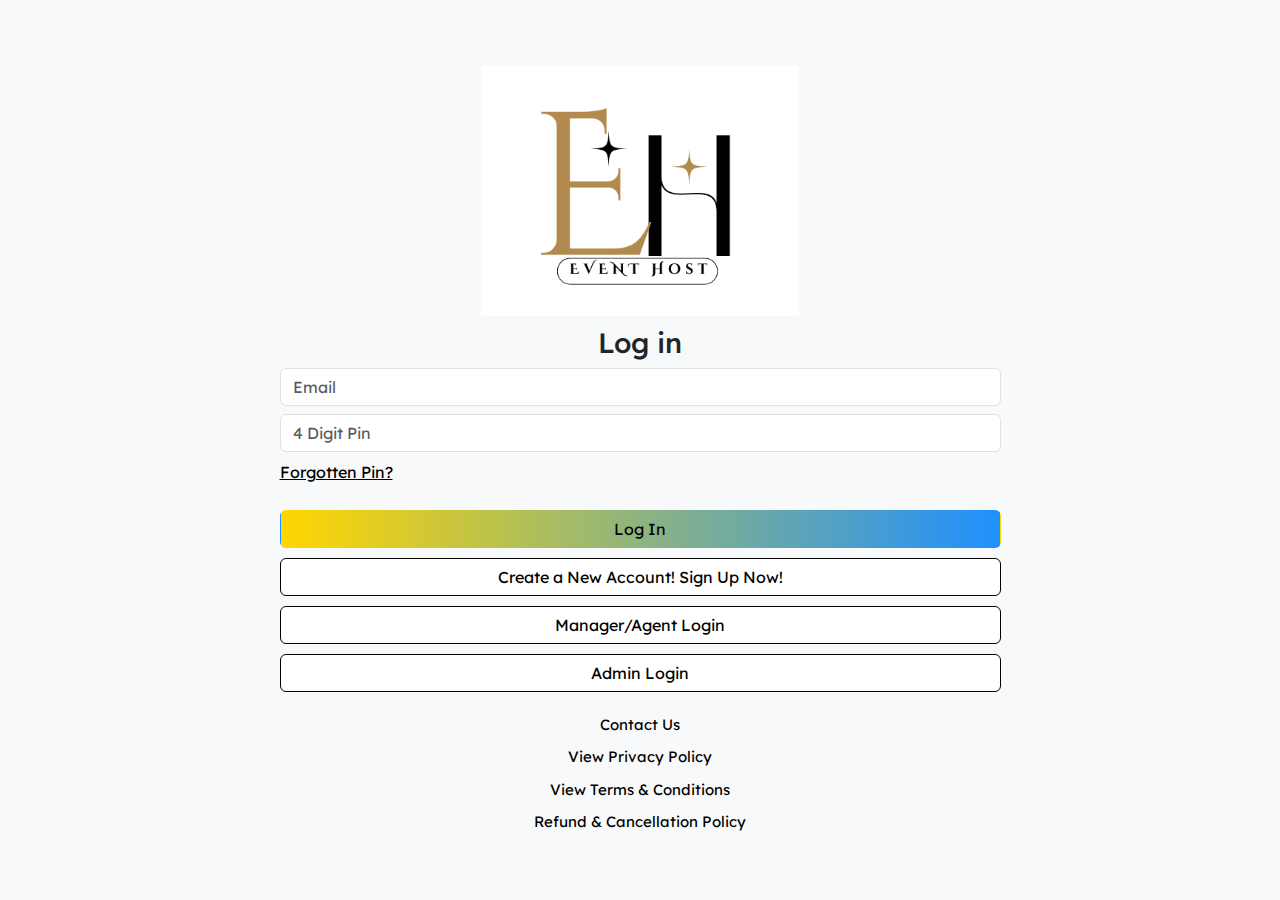
<file: index.html>
<!DOCTYPE html>
<html lang="en">
<head>
    <meta charset="UTF-8">
    <meta name="viewport" content="width=device-width, initial-scale=1.0">
    <title> Login</title>
    <!-- Bootstrap CSS -->
    <link href="https://cdn.jsdelivr.net/npm/bootstrap@5.3.0/dist/css/bootstrap.min.css" rel="stylesheet">
    <a href="index.html">
        
    </a>
    
</head>
<body>

<div class="login-container">
    <img src="eventlogo2.png" alt="Company Logo" class="logo" height="180" breadth="40">
    
    <h3>Log in</h3>

    <input type="email" class="form-control my-2" placeholder="Email">
    <input type="password" class="form-control my-2" placeholder="4 Digit Pin">

    <p class="text-start"><a href="#" style="color: rgb(0, 0, 0);">Forgotten Pin?</a></p>

    <button class="btn btn-gradient">Log In</button>

    

   <a href=signup.html> <button class="btn btn-outline">Create a New Account! Sign Up Now!</button></a>
   <a href=testing1.html> <button class="btn btn-outline">Manager/Agent Login</button></a>
    <a href=ad.html> <button class="btn btn-outline">Admin Login</button></a>
    <footer class="footer">
        <div class="footer-container">
            <div class="footer-links">
                <div class="footer-item">
                    <a href="https://wa.me/9557875692" target="_blank">Contact Us</a>

                </div>
                <div class="footer-item">
                    <a href="terms.condition.html">View Privacy Policy</a>
                </div>
                <div class="footer-item">
                    <a href="TERMS.CONDITON.HTML">View Terms & Conditions</a>
                </div>
                <div class="footer-item">
                    <a href="refund.html">Refund & Cancellation Policy</a>
                    <script>document.addEventListener("DOMContentLoaded", function () {
                        const links = document.querySelectorAll(".footer-item a");
                    
                       
                        });
                   

                    </script>
                    <style>/* Footer Styling */
                       
                        
                        
                        .footer-links {
                            display: flex;
                            flex-direction: column;
                            gap: 8px;
                        }
                        
                        .footer-item a {
                            text-decoration: none;
                            color: #000000;
                            font-size: 15px;
                            transition: color 0.3s ease-in-out;
                        }
                        
                        .footer-item a:hover {
                            color: #000000;
                            font-weight: bold;
                           
                        }
                        </style>
                </div>
            </div>
        </div>
    </footer>
</div>

<!-- Bootstrap JS -->
<script src="https://cdn.jsdelivr.net/npm/bootstrap@5.3.0/dist/js/bootstrap.bundle.min.js"></script>
</body>
</html>
<link rel="stylesheet" href="index.css">
</file>
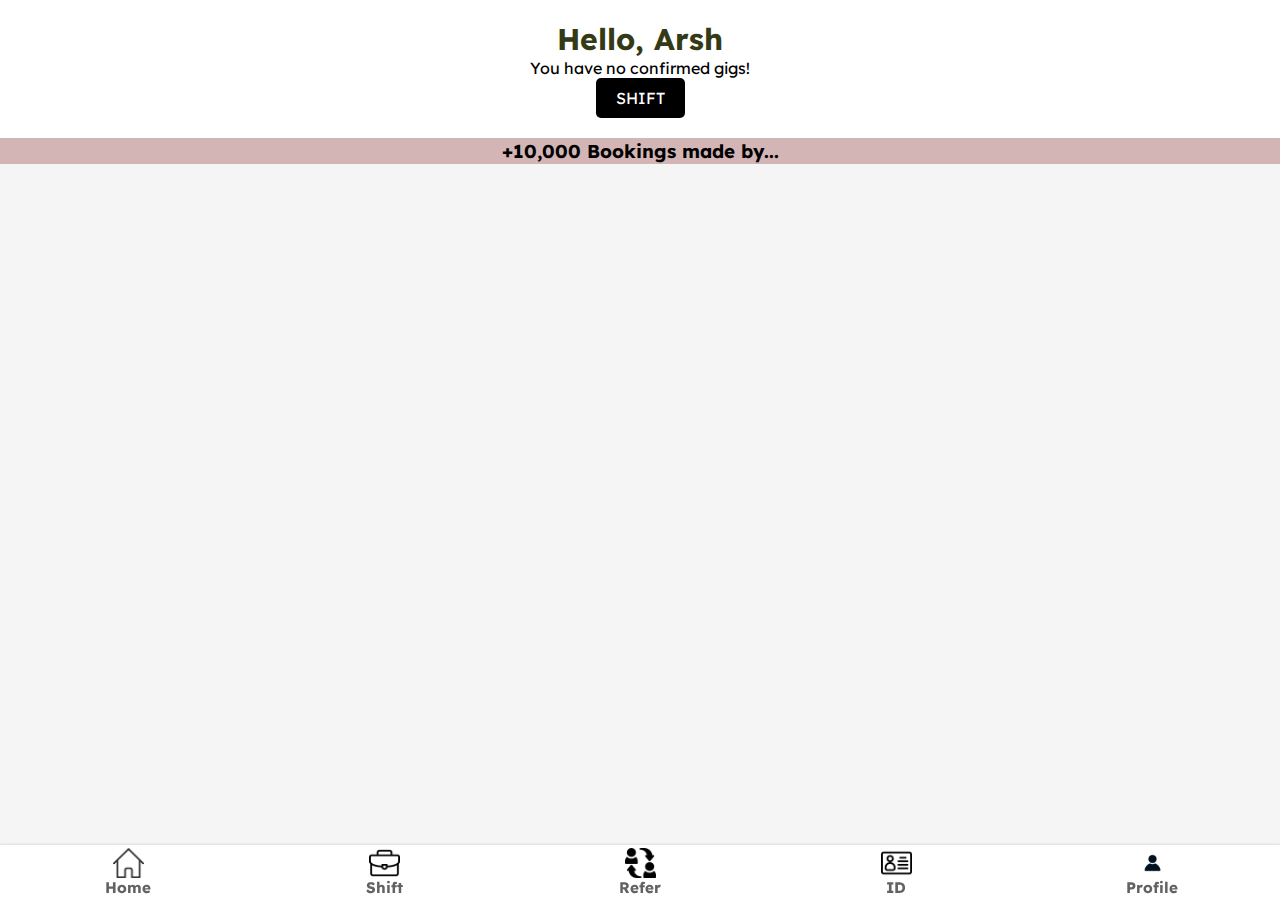
<file: homepage.html>
<!DOCTYPE html>
<html lang="en">
<head>
    <meta charset="UTF-8">
    <meta name="viewport" content="width=device-width, initial-scale=1.0">
    <title>Gig Dashboard</title>
    <link rel="stylesheet" href="home.css">
    <script defer src="home.js"></script>
</head>
<body>
    <header>
        <h2>Hello, <span id="username">Arsh</span></h2>
        <p>You have no confirmed gigs!</p>
        <button id="bookGigBtn">SHIFT</button>
    </header>

    <section class="gig-stats">
        <h3>+10,000 Bookings made by...</h3>
    </section>

    <main>
        <div class="gig-list" id="gigList">
            <!-- Dynamic Gig Data Will Be Inserted Here -->
        </div>
    </main>

    <nav class="bottom-nav">

        
       <a href="homepage.html"class="nav-link">
        <div class="nav-item active" data-page="home">
            <i class="icon-home"></i>
            <img src="home-icon-512x510-7enk0ake.png" alt="Home" width="0">
        <h3>Home</h3></a>

     
            
        </div>
         
       <a href="shift.html"class="nav-link">
        <div class="nav-item active" data-page="home">
            <i class="icon-home"></i>
            <img src="briefcase.png" alt="Home" width="0">
        <h3>Shift</h3></a>

            
        </div>
        <a href="homepage.html"class="nav-link">
            <div class="nav-item active" data-page="home">
                <i class="icon-home"></i>
                <img src="exchange.png" alt="Home" width="0">
            <h3>Refer</h3></a>
        </a>
        </div>
        <a href="signup.html" class="nav-link"></a>
            <div class="nav-item" data-page="profile">
                <img src="684833.png" alt="Profile">
                <h3>ID</h3>
            </div>
        </a>

        <a href="profile.html"class="nav-link">
            <div class="nav-item active" data-page="home">
                <i class="icon-home"></i>
                <img src="icon profile.jpg" alt="Home" width="0">
            <h3>Profile</h3></a>






        </div>
    </nav>
</body>
</html>
</file>
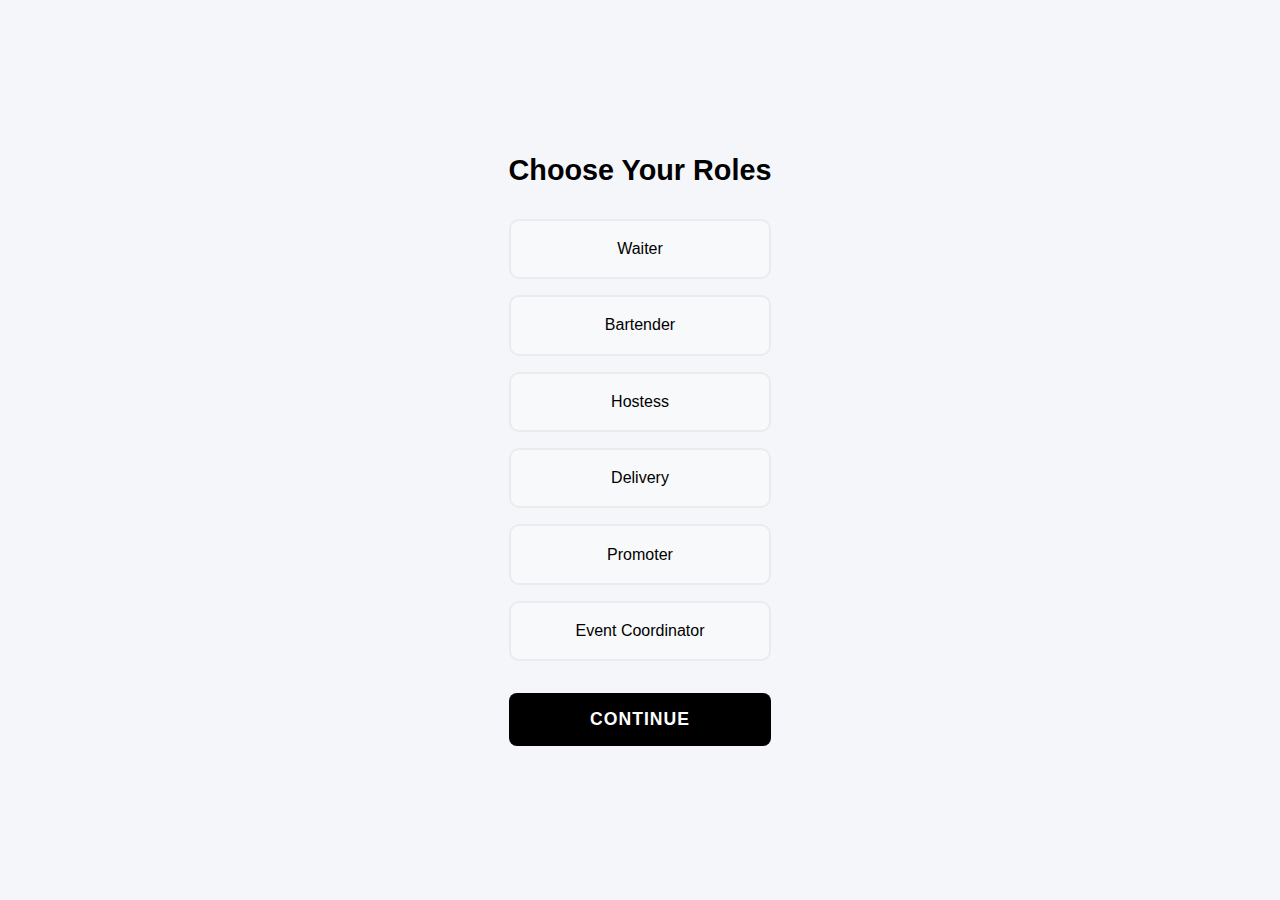
<file: roles.html>
<!DOCTYPE html>
<html lang="en">
<head>
    <meta charset="UTF-8">
    <meta name="viewport" content="width=device-width, initial-scale=1.0">
    <title>Role Selection Interface</title>
    
    <style>
        @import url('https://fonts.googleapis.com/css2?family=Lexend:wght@100..900&display=swap');

* {
    box-sizing: border-box;
    font-family: "Lexend", sans-serif;
    margin: 0;
    padding: 0;
}
        :root {
            --primary-color: #000000;
            --accent-color: #e74c3c;
            --hover-color: #000000;
            --transition-speed: 0.3s;
        }

        * {
            box-sizing: border-box;
            margin: 0;
            padding: 0;
            font-family: 'Segoe UI', sans-serif;
        }

        body {
            display: flex;
            justify-content: center;
            align-items: center;
            min-height: 100vh;
            background: #f5f6fa;
            padding: 20px;
        }


        .roles-container:hover {
            transform: translateY(-5px);
        }

        .roles-title {
            text-align: center;
            color: var(--primary-color);
            margin-bottom: 2rem;
            font-size: 1.8rem;
            font-weight: 600;
        }

        .roles-grid {
            display: grid;
            grid-template-columns: repeat(auto-fit, minmax(150px, 1fr));
            gap: 1rem;
            margin-bottom: 2rem;
        }

        .role-button {
            background: #f8f9fa;
            border: 2px solid #e9ecef;
            padding: 1.2rem;
            border-radius: 10px;
            cursor: pointer;
            transition: all var(--transition-speed) ease;
            font-weight: 500;
            color: var(--primary-color);
            text-align: center;
            user-select: none;
        }

        .role-button:hover:not(.selected) {
            border-color: var(--hover-color);
            transform: translateY(-3px);
            box-shadow: 0 5px 15px rgba(0, 0, 0, 0.2);
        }

        .role-button.selected {
            background: var(--accent-color);
            color: white;
            border-color: var(--accent-color);
            transform: scale(1.05);
            box-shadow: 0 5px 15px rgba(0, 0, 0, 0.3);
        }

        .submit-button {
            display: block;
            width: 100%;
            padding: 1rem;
            background: var(--primary-color);
            color: white;
            border: none;
            border-radius: 8px;
            font-size: 1.1rem;
            cursor: pointer;
            transition: all var(--transition-speed) ease;
            text-transform: uppercase;
            font-weight: 600;
            letter-spacing: 1px;
        }

        .submit-button:disabled {
            background: #bdc3c7;
            cursor: not-allowed;
            opacity: 0.7;
        }

        .submit-button:not(:disabled):hover {
            background: var(--hover-color);
            transform: translateY(-2px);
            box-shadow: 0 5px 15px rgba(0, 0, 0, 0.3);
        }

        @media (max-width: 480px) {
            .roles-container {
                padding: 1.5rem;
            }
            
            .roles-title {
                font-size: 1.5rem;
            }
            
            .role-button {
                padding: 1rem;
                font-size: 0.9rem;
            }
        }
    </style>
</head>
<body>
    <div class="roles-container">
        <h1 class="roles-title">Choose Your Roles</h1>
        <div class="roles-grid">
            <div class="role-button">Waiter</div>
            <div class="role-button">Bartender</div>
            <div class="role-button">Hostess</div>
            <div class="role-button">Delivery</div>
            <div class="role-button">Promoter</div>
            <div class="role-button">Event Coordinator</div>
        </div>
        <button class="submit-button" enabled onclick="window.location.href='user.html'">Continue</button>

    </div> 
       

    <script>
        (function() {
            const MAX_SELECTIONS = 3;
            let selectedRoles = new Set();
            
            const roleButtons = document.querySelectorAll('.role-button');
            const submitButton = document.querySelector('.submit-button');

            roleButtons.forEach(button => {
                button.addEventListener('click', () => {
                    const role = button.textContent;
                    
                    if (button.classList.contains('selected')) {
                        selectedRoles.delete(role);
                        button.classList.remove('selected');
                    } else {
                        if (selectedRoles.size >= MAX_SELECTIONS) {
                            showError(`Maximum ${MAX_SELECTIONS} roles can be selected`);
                            return;
                        }
                        selectedRoles.add(role);
                        button.classList.add('selected');
                    }
                    
                    updateSubmitButton();
                    animateSelection(button);
                });
            });

            function updateSubmitButton() {
                submitButton.disabled = selectedRoles.size === 0;
            }

            function animateSelection(button) {
                button.style.transform = 'scale(0.95)';
                setTimeout(() => {
                    button.style.transform = button.classList.contains('selected') 
                        ? 'scale(1.05)' 
                        : 'scale(1)';
                }, 100);
            }

            function showError(message) {
                const errorEl = document.createElement('div');
                errorEl.textContent = message;
                errorEl.style = `
                    position: fixed;
                    top: 20px;
                    left: 50%;
                    transform: translateX(-50%);
                    background: #e74c3c;
                    color: white;
                    padding: 1rem 2rem;
                    border-radius: 8px;
                    animation: slideDown 0.3s ease;
                `;
                
                document.body.appendChild(errorEl);
                setTimeout(() => errorEl.remove(), 3000);
            }

          

            // Add keyboard navigation
            document.addEventListener('keydown', (e) => {
                if (e.key === 'Enter' && !submitButton.disabled) {
                    submitButton.click();
                }
            });
        })();
    </script>
</body>
</html>
</file>
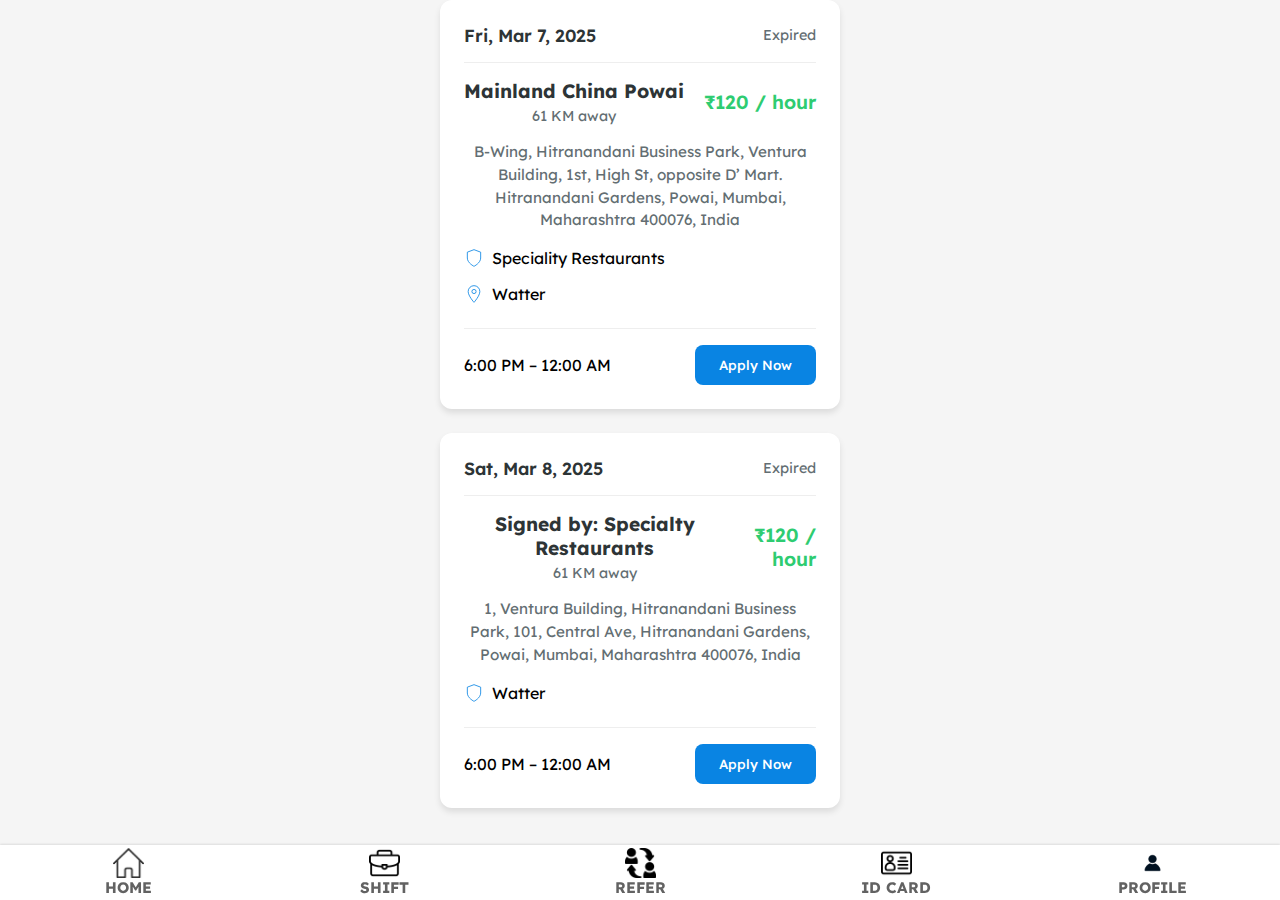
<file: shift.html>
<!DOCTYPE html>
<html lang="en">
<head>
    <meta charset="UTF-8">
    <meta name="viewport" content="width=device-width, initial-scale=1.0">
    <title>Gig Jobs Listing</title>
    <link rel="stylesheet" href="home.css">
    <style>
        :root {
            --primary: #2d3436;
            --secondary: #636e72;
            --accent: #0984e3;
            --background: #f8f9fa;
            --surface: #ffffff;
            --radius: 12px;
            --shadow: 0 4px 6px rgba(0, 0, 0, 0.1);
        }
     

        .container {
            max-width: 400px;
            margin: 0 auto;
        }

        .gig-card {
            background: var(--surface);
            border-radius: var(--radius);
            box-shadow: var(--shadow);
            padding: 1.5rem;
            margin-bottom: 1.5rem;
            transition: transform 0.2s ease;
        }

        .gig-card:hover {
            transform: translateY(-2px);
        }

        .gig-header {
            display: flex;
            justify-content: space-between;
            align-items: center;
            margin-bottom: 1rem;
            padding-bottom: 1rem;
            border-bottom: 1px solid #eee;
        }

        .gig-date {
            font-size: 1.1rem;
            font-weight: 600;
            color: var(--primary);
        }

        .gig-location {
            display: flex;
            justify-content: space-between;
            align-items: center;
            margin-bottom: 1rem;
        }

        .location-info h3 {
            font-size: 1.2rem;
            margin-bottom: 0.25rem;
            color: var(--primary);
        }

        .distance {
            color: var(--secondary);
            font-size: 0.9rem;
        }

        .address {
            color: var(--secondary);
            font-size: 0.95rem;
            margin-bottom: 1rem;
            line-height: 1.5;
        }

        .gig-details {
            display: grid;
            grid-template-columns: repeat(auto-fit, minmax(200px, 1fr));
            gap: 1rem;
            margin-bottom: 1.5rem;
        }

        .detail-item {
            display: flex;
            align-items: center;
            gap: 0.5rem;
        }

        .detail-icon {
            width: 20px;
            height: 20px;
            color: var(--accent);
        }

        .pay-rate {
            font-size: 1.2rem;
            color: #2ecc71;
            font-weight: 600;
            text-align: right;
        }

        .gig-footer {
            display: flex;
            justify-content: space-between;
            align-items: center;
            margin-top: 1.5rem;
            padding-top: 1rem;
            border-top: 1px solid #eee;
        }

        .btn {
            padding: 0.75rem 1.5rem;
            border-radius: 8px;
            border: none;
            cursor: pointer;
            font-weight: 500;
            transition: all 0.2s ease;
        }

        .btn-primary {
            background: var(--accent);
            color: white;
        }

        .btn-primary:hover {
            opacity: 0.9;
        }

        .time-remaining {
            color: var(--secondary);
            font-size: 0.9rem;
        }

        @media (max-width: 768px) {
            .gig-location {
                flex-direction: column;
                align-items: flex-start;
                gap: 0.5rem;
            }
            
            .pay-rate {
                text-align: left;
            }
        }
    </style>
</head>
<body>
    <div class="container">
        <!-- Gig Job 1 -->
        <div class="gig-card">
            <div class="gig-header">
                <div class="gig-date">Fri, Mar 7, 2025</div>
                <div class="time-remaining" id="time1"></div>
            </div>
            
            <div class="gig-location">
                <div class="location-info">
                    <h3>Mainland China Powai</h3>
                    <div class="distance">61 KM away</div>
                </div>
                <div class="pay-rate">₹120 / hour</div>
            </div>

            <div class="address">
                B-Wing, Hitranandani Business Park, Ventura Building, 1st, High St, opposite D’ Mart.
                Hitranandani Gardens, Powai, Mumbai, Maharashtra 400076, India
            </div>

            <div class="gig-details">
                <div class="detail-item">
                    <svg class="detail-icon" viewBox="0 0 24 24" fill="none" stroke="currentColor">
                        <path d="M12 22s8-4 8-10V5l-8-3-8 3v7c0 6 8 10 8 10z"/>
                    </svg>
                    <span>Speciality Restaurants</span>
                </div>
                <div class="detail-item">
                    <svg class="detail-icon" viewBox="0 0 24 24" fill="none" stroke="currentColor">
                        <path d="M12 2C8.13 2 5 5.13 5 9c0 5.25 7 13 7 13s7-7.75 7-13c0-3.87-3.13-7-7-7z"/>
                        <circle cx="12" cy="9" r="2.5"/>
                    </svg>
                    <span>Watter</span>
                </div>
            </div>

            <div class="gig-footer">
                <div class="shift-timing">6:00 PM – 12:00 AM</div>
                <button class="btn btn-primary" onclick="applyForJob(this)">Apply Now</button>
            </div>
        </div>

        <!-- Gig Job 2 -->
        <div class="gig-card">
            <div class="gig-header">
                <div class="gig-date">Sat, Mar 8, 2025</div>
                <div class="time-remaining" id="time2"></div>
            </div>
            
            <div class="gig-location">
                <div class="location-info">
                    <h3>Signed by: Specialty Restaurants</h3>
                    <div class="distance">61 KM away</div>
                </div>
                <div class="pay-rate">₹120 / hour</div>
            </div>

            <div class="address">
                1, Ventura Building, Hitranandani Business Park, 101, Central Ave,
                Hitranandani Gardens, Powai, Mumbai, Maharashtra 400076, India
            </div>

            <div class="gig-details">
                <div class="detail-item">
                    <svg class="detail-icon" viewBox="0 0 24 24" fill="none" stroke="currentColor">
                        <path d="M12 22s8-4 8-10V5l-8-3-8 3v7c0 6 8 10 8 10z"/>
                    </svg>
                    <span>Watter</span>
                </div>
            </div>

            <div class="gig-footer">
                <div class="shift-timing">6:00 PM – 12:00 AM</div>
                <button class="btn btn-primary" onclick="applyForJob(this)">Apply Now</button>
            </div>
        </div>
    </div>
    
    <nav class="bottom-nav">

        
        <a href="homepage.html"class="nav-link">
         <div class="nav-item active" data-page="home">
             <i class="icon-home"></i>
             <img src="home-icon-512x510-7enk0ake.png" alt="Home" width="0">
         <h3>HOME</h3></a>
 
      
             
         </div>
          
        <a href="shift.html"class="nav-link">
         <div class="nav-item active" data-page="home">
             <i class="icon-home"></i>
             <img src="briefcase.png" alt="Home" width="0">
         <h3>SHIFT</h3></a>
 
             
         </div>
         <a href="homepage.html"class="nav-link">
             <div class="nav-item active" data-page="home">
                 <i class="icon-home"></i>
                 <img src="exchange.png" alt="Home" width="0">
             <h3>REFER</h3></a>
         </a>
         </div>
         <a href="signup.html" class="nav-link"></a>
             <div class="nav-item" data-page="profile">
                 <img src="684833.png" alt="Profile">
                 <h3>ID CARD</h3>
             </div>
         </a>
 
         <a href="profile.html"class="nav-link">
             <div class="nav-item active" data-page="home">
                 <i class="icon-home"></i>
                 <img src="icon profile.jpg" alt="Home" width="0">
             <h3>PROFILE</h3></a>
 
 
 
 
 
 
         </div>
     </nav>

    <script>
        // Time remaining calculator
        function updateTimeRemaining() {
            const dates = [
                new Date('2025-03-07'),
                new Date('2025-03-08')
            ];

            dates.forEach((date, index) => {
                const now = new Date();
                const diff = date - now;
                
                if(diff > 0) {
                    const days = Math.floor(diff / (1000 * 60 * 60 * 24));
                    const hours = Math.floor((diff % (1000 * 60 * 60 * 24)) / (1000 * 60 * 60));
                    document.getElementById(`time${index+1}`).innerHTML = 
                        `${days}d ${Math.round(hours)}h remaining`;
                } else {
                    document.getElementById(`time${index+1}`).innerHTML = 'Expired';
                }
            });
        }

        // Application handler
        function applyForJob(button) {
            const card = button.closest('.gig-card');
            if(!card.dataset.applied) {
                button.textContent = 'Applied ✓';
                button.style.backgroundColor = '#2ecc71';
                card.dataset.applied = true;
                
                // Add to applications count
                const applications = parseInt(localStorage.getItem('applications') || '0', 10);
                localStorage.setItem('applications', applications + 1);
            }
        }

        // Initial setup
        updateTimeRemaining();
        setInterval(updateTimeRemaining, 60000);

        // Track applications
        window.addEventListener('load', () => {
            const count = localStorage.getItem('applications') || 0;
            console.log(`Total applications: ${count}`);
        });
    </script>
</body>
</html>
</file>
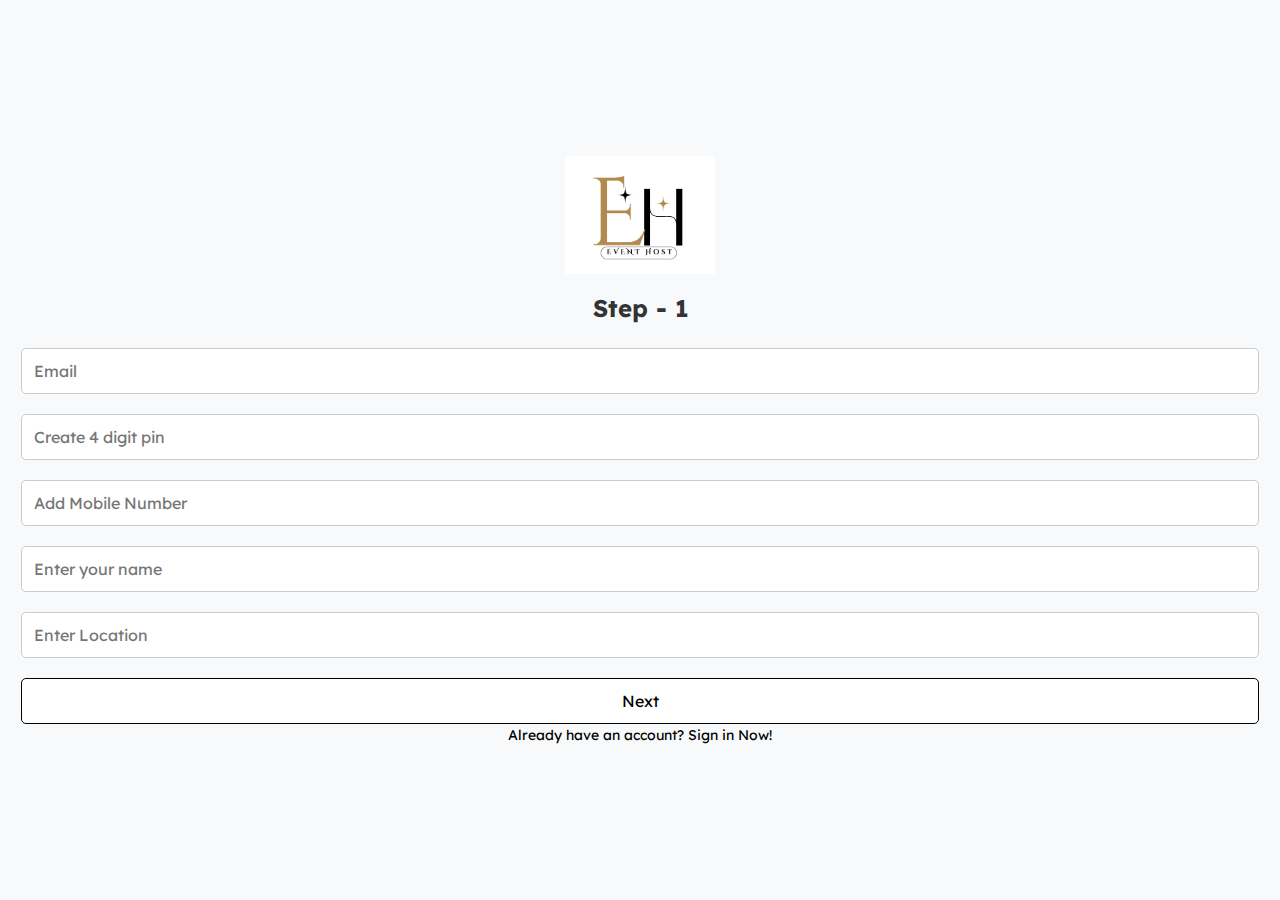
<file: signup.html>
<!DOCTYPE html>
<html lang="en">
<head>
    <meta charset="UTF-8">
    <meta name="viewport" content="width=device-width, initial-scale=1.0">
    <title>Register</title>
    
    <link rel="stylesheet" href="index1.css">
   
</head>
<body>
    <div class="container"><img src="eventlogo2.png" alt="Company Logo" class="logo" height="200" breadth="50">
             
        <h2>Step - 1</h2>

        <form id="registerForm">
            
            <input type="email" id="email" class="form-control" placeholder="Email" required>

            
            <input type="password" id="pin" class="form-control" placeholder="Create 4 digit pin" maxlength="4" required>

           
            <input type="tel" id="mobile" class="form-control" placeholder="Add Mobile Number" pattern="[0-9]{10}" required>

              
            
            <input type="text" id="fullName" class="form-control" placeholder="Enter your name" pattern="[A-Za-z ]{2,}" required>





                
                    
            <input type="text" id="locationInput" class="form-control" placeholder="Enter Location" required>

                <button type="button" class="btn btn-outline" onclick="validateAndRedirect()">Next</button>
            <p class="login-link">
                <a href="index.html">Already have an account? Sign in Now!
            </p>
        </form>
    </div>

   
</body>
</html>

<script>document.addEventListener("DOMContentLoaded", function () {
    const form = document.getElementById("registerForm");

    form.addEventListener("submit", function (event) {
        event.preventDefault();
        validateAndRedirect();
    });
});

function validateAndRedirect() {
    const email = document.getElementById("email");
    const pin = document.getElementById("pin");
    const mobile = document.getElementById("mobile");
    const fullName = document.getElementById("fullName");
    const locationInput = document.getElementById("locationInput");

    let isValid = true;

    // Email Validation
    if (!validateEmail(email.value)) {
        showError(email, "Enter a valid email address");
        isValid = false;
    } else {
        clearError(email);
    }

    // PIN Validation (4-digit numeric)
    if (!/^\d{4}$/.test(pin.value)) {
        showError(pin, "PIN must be exactly 4 digits");
        isValid = false;
    } else {
        clearError(pin);
    }

    // Mobile Number Validation (10-digit numeric)
    if (!/^\d{10}$/.test(mobile.value)) {
        showError(mobile, "Enter a valid 10-digit mobile number");
        isValid = false;
    } else {
        clearError(mobile);
    }

    // Name Validation (Only letters and spaces, at least 2 characters)
    if (!/^[A-Za-z ]{2,}$/.test(fullName.value)) {
        showError(fullName, "Enter a valid name (letters only)");
        isValid = false;
    } else {
        clearError(fullName);
    }

    // Location Validation (Not empty)
    if (locationInput.value.trim() === "") {
        showError(locationInput, "Location is required");
        isValid = false;
    } else {
        clearError(locationInput);
    }

    // If all validations pass, store data and redirect
    if (isValid) {
        saveUserData();
        window.location.href = "signup1.html"; // Redirect to the next step
    }
}

// Helper Functions
function validateEmail(email) {
    const re = /^[a-zA-Z0-9._%+-]+@[a-zA-Z0-9.-]+\.[a-zA-Z]{2,}$/;
    return re.test(email);
}

function showError(input, message) {
    clearError(input);
    const errorDiv = document.createElement("div");
    errorDiv.className = "error-message";
    errorDiv.innerText = message;
    input.classList.add("error-border");
    input.parentNode.insertBefore(errorDiv, input.nextSibling);
}

function clearError(input) {
    input.classList.remove("error-border");
    const error = input.parentNode.querySelector(".error-message");
    if (error) error.remove();
}

function saveUserData() {
    const userData = {
        email: document.getElementById("email").value,
        pin: document.getElementById("pin").value,
        mobile: document.getElementById("mobile").value,
        fullName: document.getElementById("fullName").value,
        location: document.getElementById("locationInput").value
    };
    localStorage.setItem("userData", JSON.stringify(userData));
}
</script>
</file>
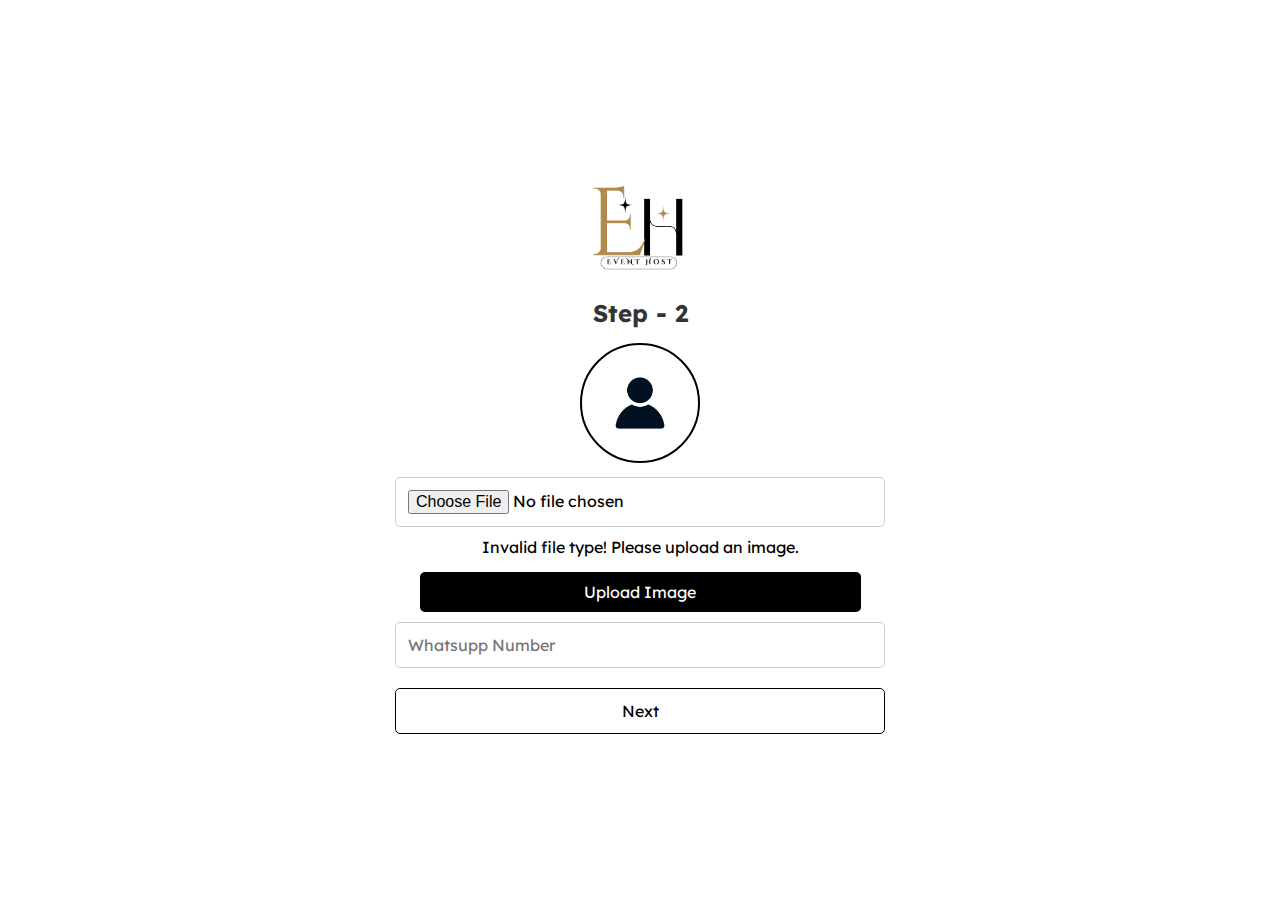
<file: signup1.html>
<!DOCTYPE html>
<html lang="en">
<head>
    <meta charset="UTF-8">
    <meta name="viewport" content="width=device-width, initial-scale=1.0">
    <title>ODCEVENT - Register</title>
   
    
</head>
<body>
    <div class="container">
        <img src="eventlogo2.png" alt="Company Logo" class="logo" height="200" breadth="50">
        <h2>Step - 2</h2>

        <form id="registerForm">
            
            <div class="profile-container">
                <label for="fileUpload">
                    <img src="icon profile.jpg" id="profileImage" class="profile-pic" alt="Profile Picture">
                </label>
                <input type="file" id="fileUpload" class="file-input" accept="image/*">
                <p class="error-message" id="errorMsg">Invalid file type! Please upload an image.</p>
                <button class="upload-btn" onclick="document.getElementById('fileUpload').click()">Upload Image</button>
            </div>
           
            </style>
            <input type="tel" id="mobile" class="form-control" placeholder="Whatsupp Number  " pattern="[0-9]{10}" required>

          
            

            
            </body>
            </html>
                <script>$(document).ready(function() {
                    $('#roles').select2({
                        placeholder: "Choose some options...",
                        allowClear: true
                    });
                });
                </script>

                
           
                <button type="button" class="btn btn-outline" onclick="validateAndRedirect()">Next</button>
<p class="login-link">
  

<script>
    function validateAndRedirect() {
        // Perform validation if needed
        // Example: Check if a required field is filled
        let email = document.getElementById("email");
        if (email && email.value.trim() === "") {
            alert("Please enter your email.");
            return;
        }

        // Redirect to typeaccount.html
        window.location.href = "typeaccount.html";
    }
</script>

<script>
    document.getElementById('fileUpload').addEventListener('change', function(event) {
        const file = event.target.files[0];
        const errorMsg = document.getElementById("errorMsg");

        if (file) {
            // Validate file type
            if (!file.type.startsWith("image/")) {
                errorMsg.style.display = "block";
                return;
            }
            
            errorMsg.style.display = "none"; // Hide error message
            
            // Read file and update profile picture
            const reader = new FileReader();
            reader.onload = function(e) {
                document.getElementById('profileImage').src = e.target.result;
            }
            reader.readAsDataURL(file);
            
        }
    });
    
</script>

                
           
            </p>
        </form>
    </div>

   
</body>
</html>

<style>@import url('https://fonts.googleapis.com/css2?family=Lexend:wght@100..900&display=swap');

    * {
        box-sizing: border-box;
        font-family: "Lexend", sans-serif;
        margin: 0;
        padding: 0;
    }
    
    body {
        background-color: #f8f9fa;
        display: flex;
        justify-content: center;
        align-items: center;
        height: 100vh;
        text-align: center;
        transition: background-color 0.3s, color 0.3s;
        flex-direction: column;
        padding: 20px;
    }
    
    
    .logo {
        max-width: 150px;
        height: auto;
        margin-bottom: 15px;
    }
    
    h2 {
        margin-bottom: 15px;
        color: #333;
    }
    
    input {
        width: 100%;
        padding: 12px;
        margin: 10px 0;
        border: 1px solid #ccc;
        border-radius: 5px;
        font-size: 16px;
        transition: 0.3s;
    }
    
    input:focus {
        border-color: #1E90FF;
        outline: none;
    }
    
    button {
        width: 100%;
        padding: 12px;
        border: none;
        border-radius: 5px;
        font-size: 16px;
        cursor: pointer;
        margin-top: 10px;
        transition: 0.3s;
    }
    
    .btn-outline {
        background: white;
        border: 1px solid black;
        color: black;
    }
    
    .btn-outline:hover {
        background: black;
        color: white;
    }
    
    .login-link a {
        color: black;
        text-decoration: none;
        font-size: 14px;
    }
    
    .login-link a:hover {
        text-decoration: underline;
    }
    
    @media (max-width: 576px) {
        .container {
            max-width: 95%;
            padding: 15px;
        }
        h2 {
            font-size: 20px;
        }
        input {
            font-size: 14px;
        }
        button {
            font-size: 14px;
        }
    }
    body {
    font-family: Arial, sans-serif;
    display: flex;
    flex-direction: column;
    align-items: center;
    justify-content: center;
    height: 100vh;
    background-color: #ffffff;
}

.container {
    text-align: center;
}

.logo {
    font-size: 24px;
    font-weight: bold;
    margin-bottom: 10px;
}

.logo span {
    color: red;
}

.title {
    font-size: 20px;
    font-weight: bold;
    margin-bottom: 20px;
}

.profile-pic-container {
    display: flex;
    flex-direction: column;
    align-items: center;
}

.profile-pic {
    width: 120px;
    height: 120px;
    border-radius: 50%;
    object-fit: cover;
    border: 2px solid #000000;
    padding: 10px;
    background-color: white;
}

.upload-btn {
    width: 90%;
    background-color: #000000;
    color: white;
    font-size: 16px;
    padding: 10px;
    border: none;
    border-radius: 5px;
    cursor: pointer;
    margin-top: 15px;
}



    </style>
</file>
<file: index.css>
@import url('https://fonts.googleapis.com/css2?family=Lexend:wght@100..900&display=swap');

* {
    box-sizing: border-box;
    font-family: "Lexend", sans-serif;
    margin: 0;
    padding: 0;
}

body {
    background-color: #f8f9fa;
    display: flex;
    justify-content: center;
    align-items: center;
    height: 100vh;
    text-align: center;
    transition: background-color 0.3s, color 0.3s;
    flex-direction: column;
    padding: 20px;
}

.container {
    width: 90%;
    max-width: 400px;
    padding: 20px;
    background: white;
    border-radius: 10px;
    box-shadow: 0 2px 10px rgba(0, 0, 0, 0.1);
    transition: background-color 0.3s;
}

/* Dark Mode */
body.dark {
    background-color: #1e1e1e;
    color: #fff;
}

body.dark .container {
    background-color: #2c2c2c;
    box-shadow: 0 2px 10px rgba(255, 255, 255, 0.1);
}

.logo {
    max-width: 1000px;
    height: 250px;
    margin-bottom: 10px;
}

input {
    width: 100%;
    padding: 12px;
    margin: 10px 0;
    border: 1px solid #ccc;
    border-radius: 5px;
    font-size: 16px;
}

.forgot {
    text-align: right;
    font-size: 14px;
    margin-bottom: 10px;
}

.forgot a {
    color: black;
    text-decoration: none;
}

.forgot a:hover {
    text-decoration: underline;
}

button {
    width: 100%;
    padding: 12px;
    border: none;
    border-radius: 5px;
    font-size: 16px;
    cursor: pointer;
    margin-top: 10px;
    transition: 0.3s;
}

.btn-gradient {
    background: linear-gradient(to right, #FFD700, #1E90FF);
    color: black;
}

.btn-gradient:hover {
    background: linear-gradient(to right, #000000, #ffffff);
    color: black;
}

.btn-outline {
    background: white;
    border: 1px solid black;
    color: black;
}

.btn-outline:hover {
    background: black;
    color: white;
}

.theme-btn {
    background: none;
    border: none;
    font-size: 20px;
    cursor: pointer;
    position: absolute;
    top: 20px;
    right: 20px;
    color: #555;
    transition: color 0.3s;
}

body.dark .theme-btn {
    color: #fff;
}

.footer {
    margin-top: 20px;
    text-align: center;
}

.footer-links {
    display: flex;
    flex-direction: column;
    gap: 8px;
}

.footer-item a {
    text-decoration: none;
    color: #000000;
    font-size: 15px;
    transition: color 0.3s ease-in-out;
}

.footer-item a:hover {
    color: #000000;
    font-weight: bold;
}

@media (max-width: 576px) {
    .container {
        max-width: 95%;
        padding: 15px;
    }
    h1 {
        font-size: 22px;
    }
}
</file>
<file: home.css>
@import url('https://fonts.googleapis.com/css2?family=Lexend:wght@100..900&display=swap');

* {
    box-sizing: border-box;
    font-family: "Lexend", sans-serif;
    margin: 0;
    padding: 0;
}
body {
    
    margin: 0;
    padding: 0;
    background: #f5f5f5;
    text-align: center;
}

/* Header Section */
header {
    background: white;
    padding: 20px;
    box-shadow: 0px 4px 8px rgba(0, 0, 0, 0.1);
}

header h2 {
    font-size: 30px;
    color: rgb(53, 58, 22);
}

header p {
    color: rgb(0, 0, 0);
}

#bookGigBtn {
    background: rgb(0, 0, 0);
    color: rgb(255, 255, 255);
    padding: 10px 20px;
    border: none;
    border-radius: 5px;
    cursor: pointer;
    font-size: 16px;
}

#bookGigBtn:hover {
    background: rgb(0, 0, 0);
}

/* Gig Stats */
.gig-stats {
    background: rgb(211, 181, 181);
    padding: 1px;
    font-weight: bold;
}

/* Gig List */
.gig-list {
    padding: 1%;
}

/* Bottom Navigation */
.bottom-nav {
    position: fixed;
    bottom: 0;
    width: 100%;
    display: flex;
    justify-content: space-around;
    background: rgb(255, 255, 255);
    padding: 3px 0;
    box-shadow: 0px -1px 2px rgba(0, 0, 0, 0.1);
}

.nav-item {
    text-align: center;
    flex: 1;
    color: rgb(98, 98, 98);
    cursor: pointer;
}

.nav-item img {
    width: 30px; /* Adjust size */
    height: auto;
    display: block;
    margin: 0 auto;
    color: aqua;
}






.nav-item {
    display: flex;
    flex-direction: column;
    align-items: center;

    font-size: 13px;
    text-decoration: none;
    transition: color 0.3s;
}


.nav-item.active {
    color: rgb(98, 98, 98);
    font: none;
}


.nav-item img {
    width: 30px;
    height: 30px;
    background: none;
    border-radius: 0;
    mix-blend-mode: multiply;
}



.shift-text {
    font-size: 10px;
    font-weight: bold;
    color: rgb(0, 0, 0); /* Set text color to black */
    text-decoration: none; /* Remove underline */
}

        .nav-link {
            text-decoration: none; /* Remove underline */
            color: inherit; /* Keep default text color */
            display: block; /* Make the whole div clickable */
        }
        
        .nav-item {
            text-align: center;
            cursor: pointer;
        }
        
        .nav-item img {
            width: 
            31px; /* Adjust as needed */
        }
</file>
<file: index1.css>
@import url('https://fonts.googleapis.com/css2?family=Lexend:wght@100..900&display=swap');

* {
    box-sizing: border-box;
    font-family: "Lexend", sans-serif;
    margin: 0;
    padding: 0;
}

body {
    background-color: #f8f9fa;
    display: flex;
    justify-content: center;
    align-items: center;
    height: 100vh;
    text-align: center;
    transition: background-color 0.3s, color 0.3s;
    flex-direction: column;
    padding: 20px;
}



.logo {
    max-width: 150px;
    height: auto;
    margin-bottom: 15px;
}

h2 {
    margin-bottom: 15px;
    color: #333;
}

input {
    width: 100%;
    padding: 12px;
    margin: 10px 0;
    border: 1px solid #ccc;
    border-radius: 5px;
    font-size: 16px;
    transition: 0.3s;
}

input:focus {
    border-color: #1E90FF;
    outline: none;
}

button {
    width: 100%;
    padding: 12px;
    border: none;
    border-radius: 5px;
    font-size: 16px;
    cursor: pointer;
    margin-top: 10px;
    transition: 0.3s;
}

.btn-outline {
    background: white;
    border: 1px solid black;
    color: black;
}

.btn-outline:hover {
    background: black;
    color: white;
}

.login-link a {
    color: black;
    text-decoration: none;
    font-size: 14px;
}

.login-link a:hover {
    text-decoration: underline;
}

@media (max-width: 576px) {
    .container {
        max-width: 95%;
        padding: 15px;
    }
    h2 {
        font-size: 20px;
    }
    input {
        font-size: 14px;
    }
    button {
        font-size: 14px;
    }
}
</file>
